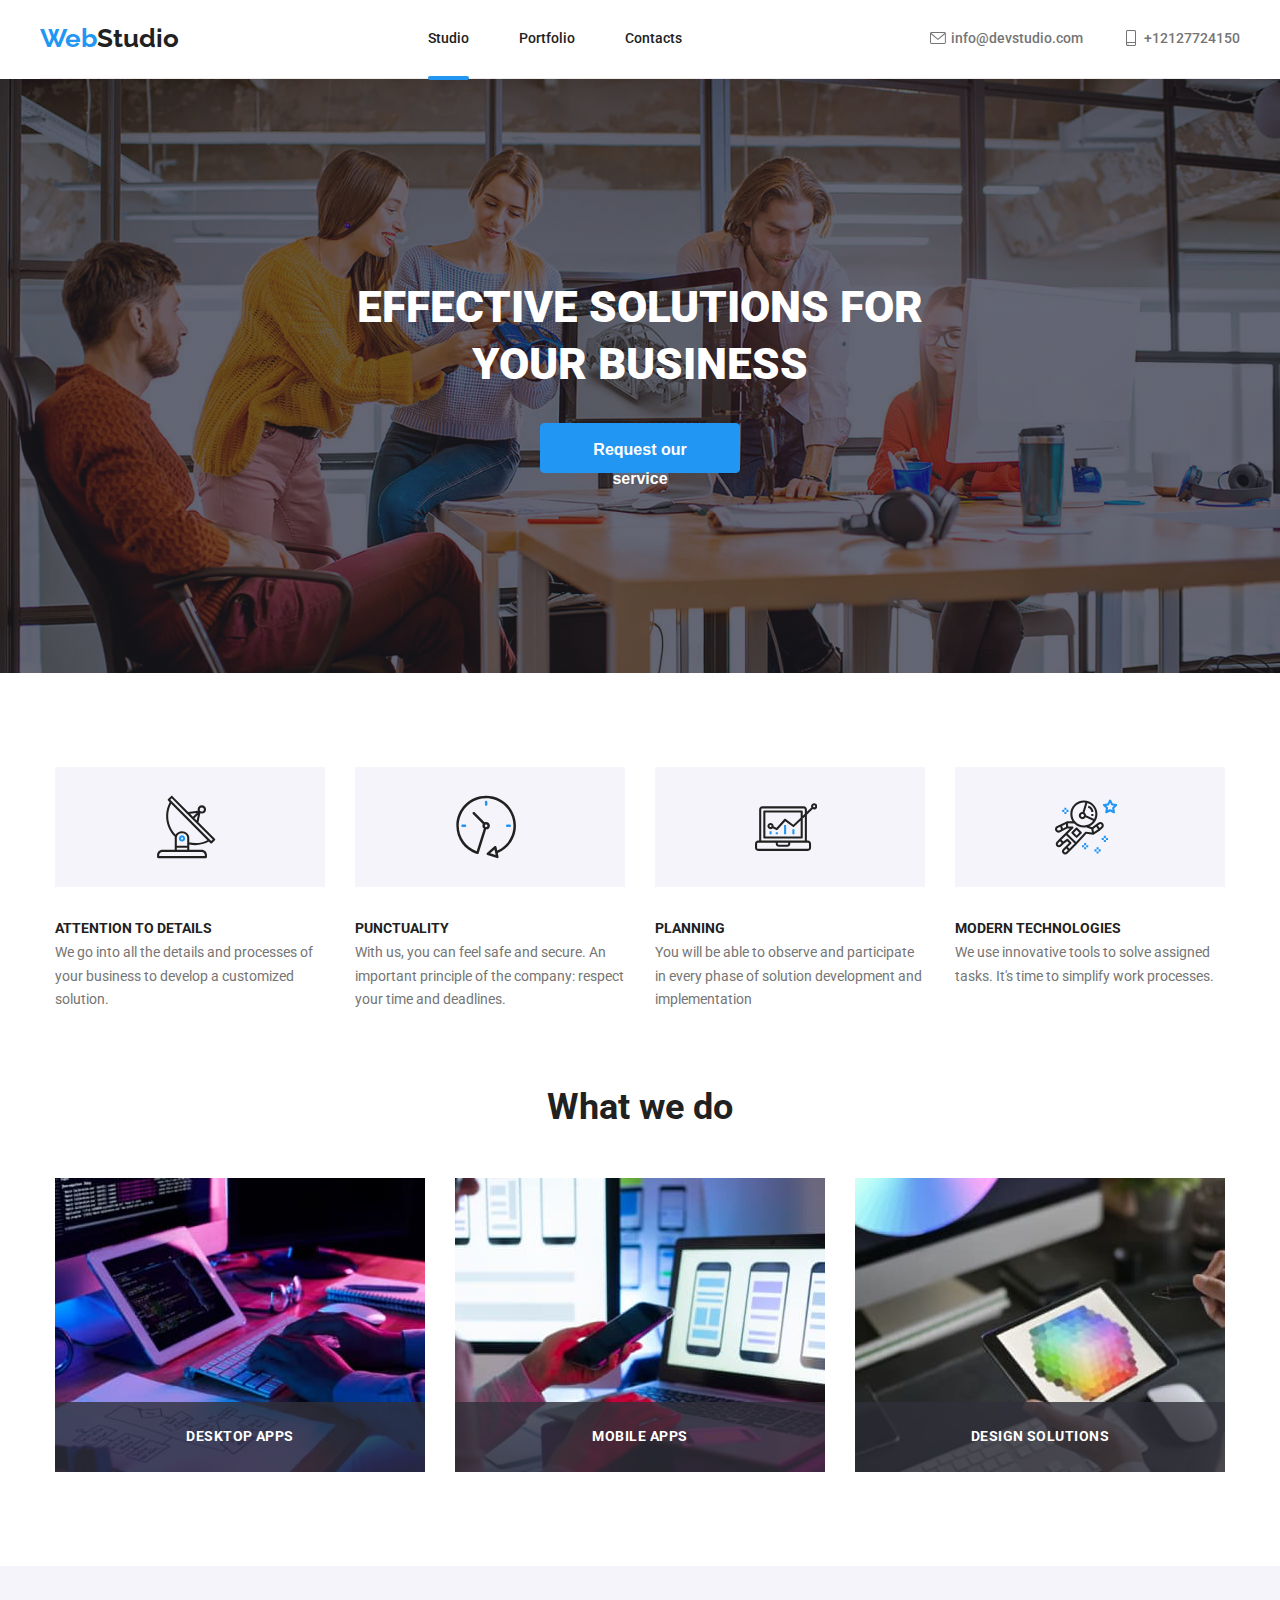
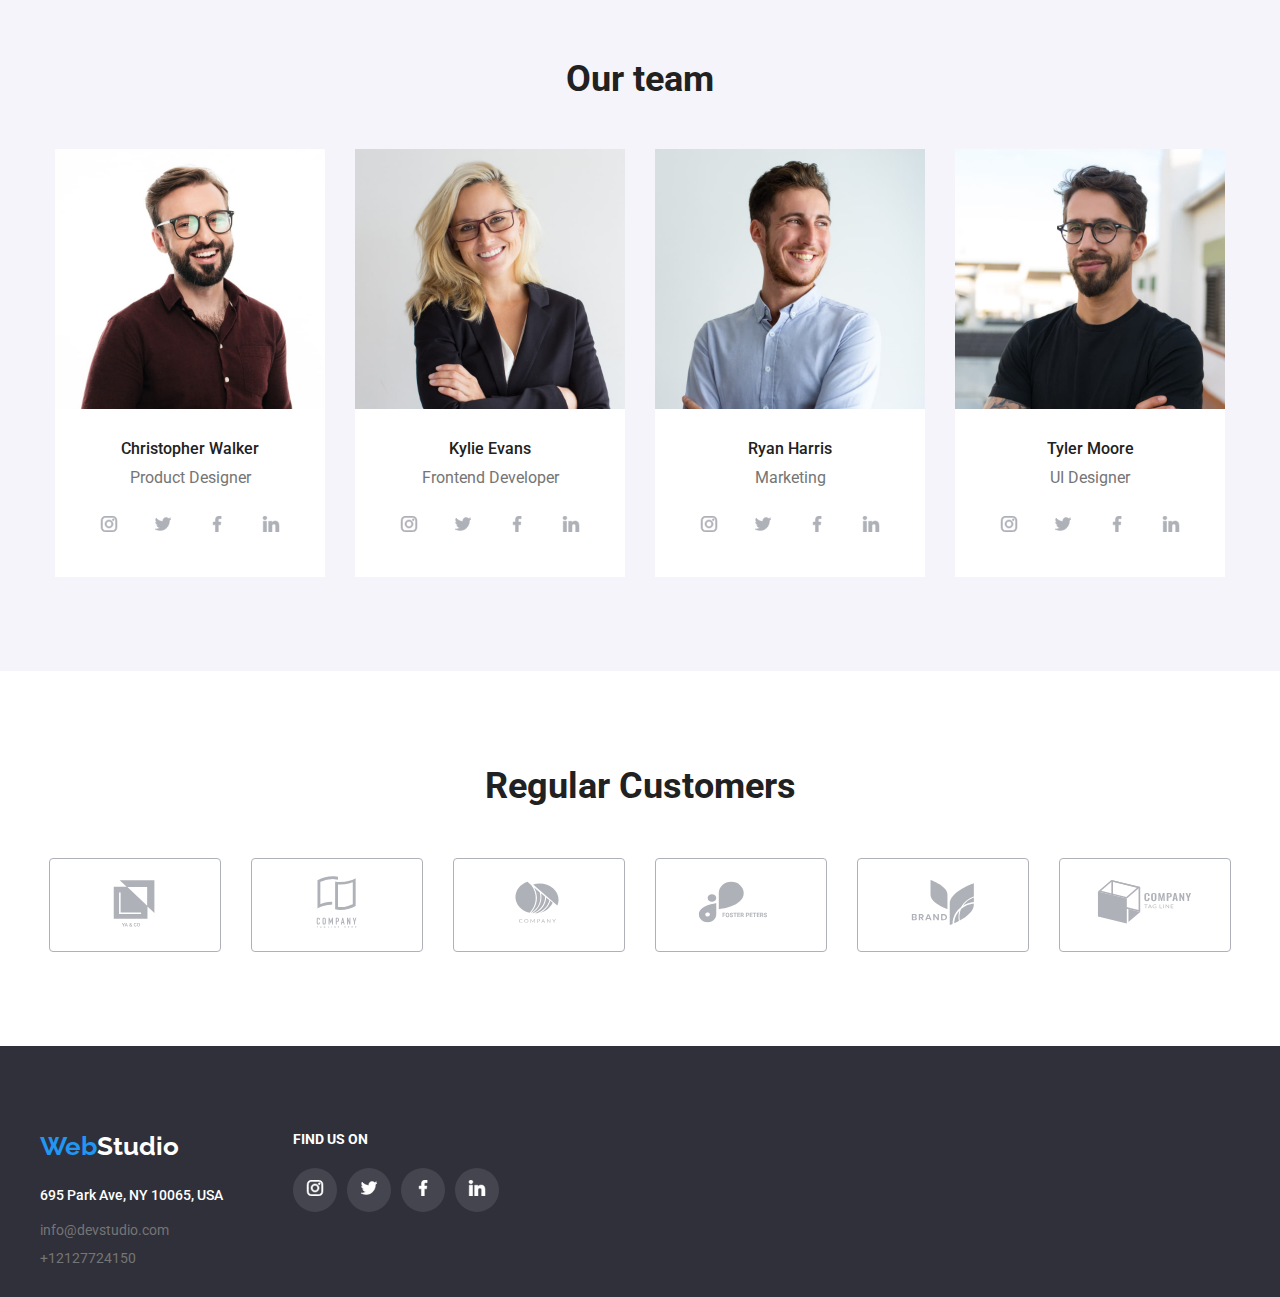
<file: index.html>
<!DOCTYPE html>
<html lang="en">

<head>
      <meta charset="UTF-8">
      <meta name="viewport" content="width=device-width, initial-scale=1.0">
      <title>Web Studio Homework Project v2</title>

      <link rel="stylesheet" href="https://cdnjs.cloudflare.com/ajax/libs/modern-normalize/2.0.0/modern-normalize.css"
            integrity="sha512-gA2Bvu0/hw4oj0Lp8ZHjK+o3S4BE5m8d/wNVy6ktKLhHKPpWLQwv9ixzuWirWOakoJqlBdePq2NhoCaUOQ5npQ=="
            crossorigin="anonymous" referrerpolicy="no-referrer" />
      <link rel="preconnect" href="https://fonts.gstatic.com" crossorigin>
      <link href="https://fonts.googleapis.com/css2?family=Raleway:ital,wght@0,100..900;1,100..900&family=Roboto:ital,wght@0,100;0,300;0,400;0,500;0,700;0,900;1,100;1,300;1,400;1,500;1,700;1,900&display=swap"
            rel="stylesheet">
      <link rel="stylesheet" href="./css/styles.css">
</head>

<body class="page-studio">

      <!-- Header section -->
      <header class="header">
            <div class="container">
                  <!--Logo-->
                  <div class="header__logo">
                        <p>
                              <a href="index.html">
                                    <b><span>Web</span>Studio</b>
                              </a>
                        </p>
                  </div>

                  <!-- Navigation bar-->
                  <nav class="header__navigation">
                        <a href="index.html" class="studio">Studio</a>
                        <a href="portfolio.html" class="portfolio">Portfolio</a>
                        <a href="contacts.html" class="contacts">Contacts</a>
                  </nav>

                  <!-- Info/contacts -->
                  <div class="header__contacts">
                        <div class="header__contacts-info">
                              <p class="header__contacts-info-item">
                                    <a href="emailto:info@devstudio.com">

                                          <svg class="icon">
                                                <use href="./img/icons/symbol-defs.svg#icon-email" />
                                          </svg>
                                          info@devstudio.com</a>
                              </p>

                              <p class="header__contacts-info-item">
                                    <a href="tel:+12127724150">
                                          <svg class="icon">
                                                <use href="./img/icons/symbol-defs.svg#icon-smartphone" />
                                          </svg>
                                          +12127724150</a>
                              </p>
                        </div>

                  </div>
            </div>
      </header>

      <!-- Main section -->
      <main>

            <!-- Hero section -->
            <section class="hero-section">
                  <div class="container">
                        <h1 class="hero__title">Effective solutions for <br>
                              your business</h1>
                        <button data-modal-open class="hero__button" type="button">Request our service</button>
                  </div>

            </section>


            <!-- What we do section -->
            <section class="whatwedo-section">
                  <div class="container">
                        <div class="whatwedo__skills">

                              <div class="whatwedo__skills-container">
                                    <p class="whatwedo__icon">
                                          <svg class="icon">
                                                <use href="./img/icons/symbol-defs.svg#icon-antenna" />
                                          </svg>
                                    </p>
                                    <p class="whatwedo__skills-item"><strong>ATTENTION TO DETAILS</strong><br>
                                          We go into all the details and processes of your business to
                                          develop a customized
                                          solution.
                                    </p>
                              </div>

                              <div class="whatwedo__skills-container">
                                    <p class="whatwedo__icon">
                                          <svg class=" icon">
                                                <use href="./img/icons/symbol-defs.svg#icon-clock" />
                                          </svg>
                                    </p>

                                    <p class="whatwedo__skills-item"><strong>PUNCTUALITY</strong><br>
                                          With us, you can feel safe and secure. An important principle of
                                          the company:
                                          respect your
                                          time and deadlines.
                                    </p>
                              </div>

                              <div class="whatwedo__skills-container">
                                    <p class="whatwedo__icon">
                                          <svg class="icon">
                                                <use href="./img/icons/symbol-defs.svg#icon-diagram" />
                                          </svg>
                                    </p>
                                    <p class="whatwedo__skills-item"><strong>PLANNING</strong><br>
                                          You will be able to observe and participate in every phase of
                                          solution development
                                          and
                                          implementation
                                    </p>
                              </div>

                              <div class="whatwedo__skills-container">
                                    <p class="whatwedo__icon">
                                          <svg class="icon">
                                                <use href="./img/icons/symbol-defs.svg#icon-astronaut" />
                                          </svg>
                                    </p>
                                    <p class="whatwedo__skills-item"><strong>MODERN TECHNOLOGIES</strong><br>
                                          We use innovative tools to solve assigned tasks. It's time to
                                          simplify work
                                          processes.
                                    </p>
                              </div>
                        </div>

                        <div class="whatwedo__visuals">
                              <h2 class="whatwedo__visuals-title">What we do</h2>
                              <div class="whatwedo__visuals-img-container">
                                    <div class="whatwedo__visuals-img-box">
                                          <div class="overlay-wwd">
                                                <p>
                                                      DESKTOP APPS
                                                </p>
                                          </div>
                                          <img class="whatwedo__visuals-img" src="./img/img-1.jpg"
                                                alt="typing on keyboard" width="370">
                                    </div>

                                    <div class="whatwedo__visuals-img-box">
                                          <div class="overlay-wwd">
                                                <p>
                                                      MOBILE APPS
                                                </p>
                                          </div>
                                          <img class="whatwedo__visuals-img" src="./img/img-2.jpg"
                                                alt="planning phone layout" width="370">
                                    </div>

                                    <div class="whatwedo__visuals-img-box">
                                          <div class="overlay-wwd">
                                                <p>
                                                      DESIGN SOLUTIONS
                                                </p>
                                          </div>
                                          <img class="whatwedo__visuals-img" src="./img/img-3.jpg" alt="colour plalette"
                                                width="370">
                                    </div>
                              </div>
                        </div>

                  </div>

            </section>

            <!-- Our team section -->
            <section class="team-section">
                  <div class="container">
                        <h2 class="team__title">Our team</h2>

                        <div class="team__container">


                              <!-- Container 1 -->
                              <div class="team__card">
                                    <img src="./img/img-Christopher-Walker.jpg" alt="Christopher Walker image"
                                          width="270">
                                    <p class="team__name">Christopher Walker</p>
                                    <p class="team__role">Product Designer</p>

                                    <ul class="team__socials">
                                          <li>
                                                <a href="">
                                                      <svg class="icon">
                                                            <use href="./img/icons/symbol-defs.svg#icon-instagram" />
                                                      </svg>
                                                </a>
                                          </li>

                                          <li>
                                                <a href="">
                                                      <svg class="icon">
                                                            <use href="./img/icons/symbol-defs.svg#icon-twitter" />
                                                      </svg>
                                                </a>
                                          </li>

                                          <li>
                                                <a href="">
                                                      <svg class="icon">
                                                            <use href="./img/icons/symbol-defs.svg#icon-facebook" />
                                                      </svg>
                                                </a>
                                          </li>

                                          <li>
                                                <a href="">
                                                      <svg class="icon">
                                                            <use href="./img/icons/symbol-defs.svg#icon-linkedin" />
                                                      </svg>
                                                </a>
                                          </li>

                                    </ul>

                              </div>

                              <!-- Container 2 -->
                              <div class="team__card">
                                    <img src="./img/img-Kylie-Evans.jpg" alt="Kylie Evans image" width="270">
                                    <p class="team__name">Kylie Evans</p>
                                    <p class="team__role">Frontend Developer</p>

                                    <ul class="team__socials">
                                          <li>
                                                <a href="">
                                                      <svg class="icon">
                                                            <use href="./img/icons/symbol-defs.svg#icon-instagram" />
                                                      </svg>
                                                </a>
                                          </li>

                                          <li>
                                                <a href="">
                                                      <svg class="icon">
                                                            <use href="./img/icons/symbol-defs.svg#icon-twitter" />
                                                      </svg>
                                                </a>
                                          </li>

                                          <li>
                                                <a href="">
                                                      <svg class="icon">
                                                            <use href="./img/icons/symbol-defs.svg#icon-facebook" />
                                                      </svg>
                                                </a>
                                          </li>

                                          <li>
                                                <a href="">
                                                      <svg class="icon">
                                                            <use href="./img/icons/symbol-defs.svg#icon-linkedin" />
                                                      </svg>
                                                </a>
                                          </li>

                                    </ul>

                              </div>

                              <!-- Container 3 -->
                              <div class="team__card">
                                    <img src="./img/img-Ryan-Harris.jpg" alt="Ryan Harris image" width="270">
                                    <p class="team__name">Ryan Harris</p>
                                    <p class="team__role">Marketing</p>

                                    <ul class="team__socials">
                                          <li>
                                                <a href="">
                                                      <svg class="icon">
                                                            <use href="./img/icons/symbol-defs.svg#icon-instagram" />
                                                      </svg>
                                                </a>
                                          </li>

                                          <li>
                                                <a href="">
                                                      <svg class="icon">
                                                            <use href="./img/icons/symbol-defs.svg#icon-twitter" />
                                                      </svg>
                                                </a>
                                          </li>

                                          <li>
                                                <a href="">
                                                      <svg class="icon">
                                                            <use href="./img/icons/symbol-defs.svg#icon-facebook" />
                                                      </svg>
                                                </a>
                                          </li>

                                          <li>
                                                <a href="">
                                                      <svg class="icon">
                                                            <use href="./img/icons/symbol-defs.svg#icon-linkedin" />
                                                      </svg>
                                                </a>
                                          </li>

                                    </ul>

                              </div>

                              <!-- Container 4 -->
                              <div class="team__card">
                                    <img src="./img/img-Tyler-Moore.jpg" alt="Tyler Moore image" width="270">
                                    <p class="team__name">Tyler Moore</p>
                                    <p class="team__role">UI Designer</p>

                                    <ul class="team__socials">
                                          <li>
                                                <a href="">
                                                      <svg class="icon">
                                                            <use href="./img/icons/symbol-defs.svg#icon-instagram" />
                                                      </svg>
                                                </a>
                                          </li>

                                          <li>
                                                <a href="">
                                                      <svg class="icon">
                                                            <use href="./img/icons/symbol-defs.svg#icon-twitter" />
                                                      </svg>
                                                </a>
                                          </li>

                                          <li>
                                                <a href="">
                                                      <svg class="icon">
                                                            <use href="./img/icons/symbol-defs.svg#icon-facebook" />
                                                      </svg>
                                                </a>
                                          </li>

                                          <li>
                                                <a href="">
                                                      <svg class="icon">
                                                            <use href="./img/icons/symbol-defs.svg#icon-linkedin" />
                                                      </svg>
                                                </a>
                                          </li>

                                    </ul>

                              </div>


                        </div>

                  </div>

            </section>

            <!-- Customers Section -->
            <section class="customers-section">
                  <div class="container">
                        <h2 class="customers__title">Regular Customers</h2>

                        <div class="customers__container">
                              <!-- Box1 -->
                              <ul class="customers__box">
                                    <li>
                                          <a href="">
                                                <svg class="icon">
                                                      <use href="./img/icons/symbol-defs.svg#icon-logo-1" />

                                                </svg>
                                          </a>
                                    </li>
                              </ul>

                              <!-- Box2 -->
                              <ul class="customers__box">
                                    <li>
                                          <a href="">
                                                <svg class="icon">
                                                      <use href="./img/icons/symbol-defs.svg#icon-logo-2" />

                                                </svg>
                                          </a>
                                    </li>
                              </ul>

                              <!-- Box3 -->
                              <ul class="customers__box">
                                    <li>
                                          <a href="">
                                                <svg class="icon">
                                                      <use href="./img/icons/symbol-defs.svg#icon-logo-3" />

                                                </svg>
                                          </a>
                                    </li>
                              </ul>

                              <!-- Box4 -->
                              <ul class="customers__box">
                                    <li>
                                          <a href="">
                                                <svg class="icon">
                                                      <use href="./img/icons/symbol-defs.svg#icon-logo-4" />

                                                </svg>
                                          </a>
                                    </li>
                              </ul>

                              <!-- Box5 -->
                              <ul class="customers__box">
                                    <li>
                                          <a href="">
                                                <svg class="icon">
                                                      <use href="./img/icons/symbol-defs.svg#icon-logo-5" />

                                                </svg>
                                          </a>
                                    </li>
                              </ul>

                              <!-- Box6 -->
                              <ul class="customers__box">
                                    <li>
                                          <a href="">
                                                <svg class="icon">
                                                      <use href="./img/icons/symbol-defs.svg#icon-logo-6" />

                                                </svg>
                                          </a>
                                    </li>
                              </ul>
                        </div>
                  </div>
            </section>

      </main>

      <!-- Footer Section -->

      <footer class=" footer">
            <div class="container">
                  <div class="contacts">
                        <div class="footer__logo">
                              <p>
                                    <a href="index.html">
                                          <b><span>Web</span>Studio</b>
                                    </a>
                              </p>
                        </div>

                        <div class="footer__contact">
                              <address class="footer__contact-address">
                                    <p class="footer__contact-item-1">
                                          695 Park Ave, NY 10065, USA
                                    </p>


                                    <p class="footer__contact-item-2">
                                          <a class="footer__contact-item-link"
                                                href="emailto:info@devstudio.com">info@devstudio.com</a>
                                    </p>

                                    <p class="footer__contact-item-2">
                                          <a class="footer__contact-item-link" href="tel:+12127724150">+12127724150</a>
                                    </p>
                              </address>
                        </div>
                  </div>

                  <div class="socials">
                        <h3 class="socials__title">FIND US ON</h3>

                        <ul class="footer__socials">
                              <li>
                                    <a href="">
                                          <svg class="icon">
                                                <use href="./img/icons/symbol-defs.svg#icon-instagram" />
                                          </svg>
                                    </a>
                              </li>

                              <li>
                                    <a href="">
                                          <svg class="icon">
                                                <use href="./img/icons/symbol-defs.svg#icon-twitter" />
                                          </svg>
                                    </a>
                              </li>

                              <li>
                                    <a href="">
                                          <svg class="icon">
                                                <use href="./img/icons/symbol-defs.svg#icon-facebook" />
                                          </svg>
                                    </a>
                              </li>

                              <li>
                                    <a href="">
                                          <svg class="icon">
                                                <use href="./img/icons/symbol-defs.svg#icon-linkedin" />
                                          </svg>
                                    </a>
                              </li>

                        </ul>


                  </div>

            </div>

      </footer>

      <div data-modal class="is-hidden">
            <div data-modal-content>
                  <h2>Modal Title</h2>
                  <p>Lorem ipsum dolor sit amet consectetur adipisicing elit.</p>
                  <button data-modal-close type="button">X</button>
            </div>

      </div>


      <script src="./modal.js"></script>
</body>

</html>
</file>
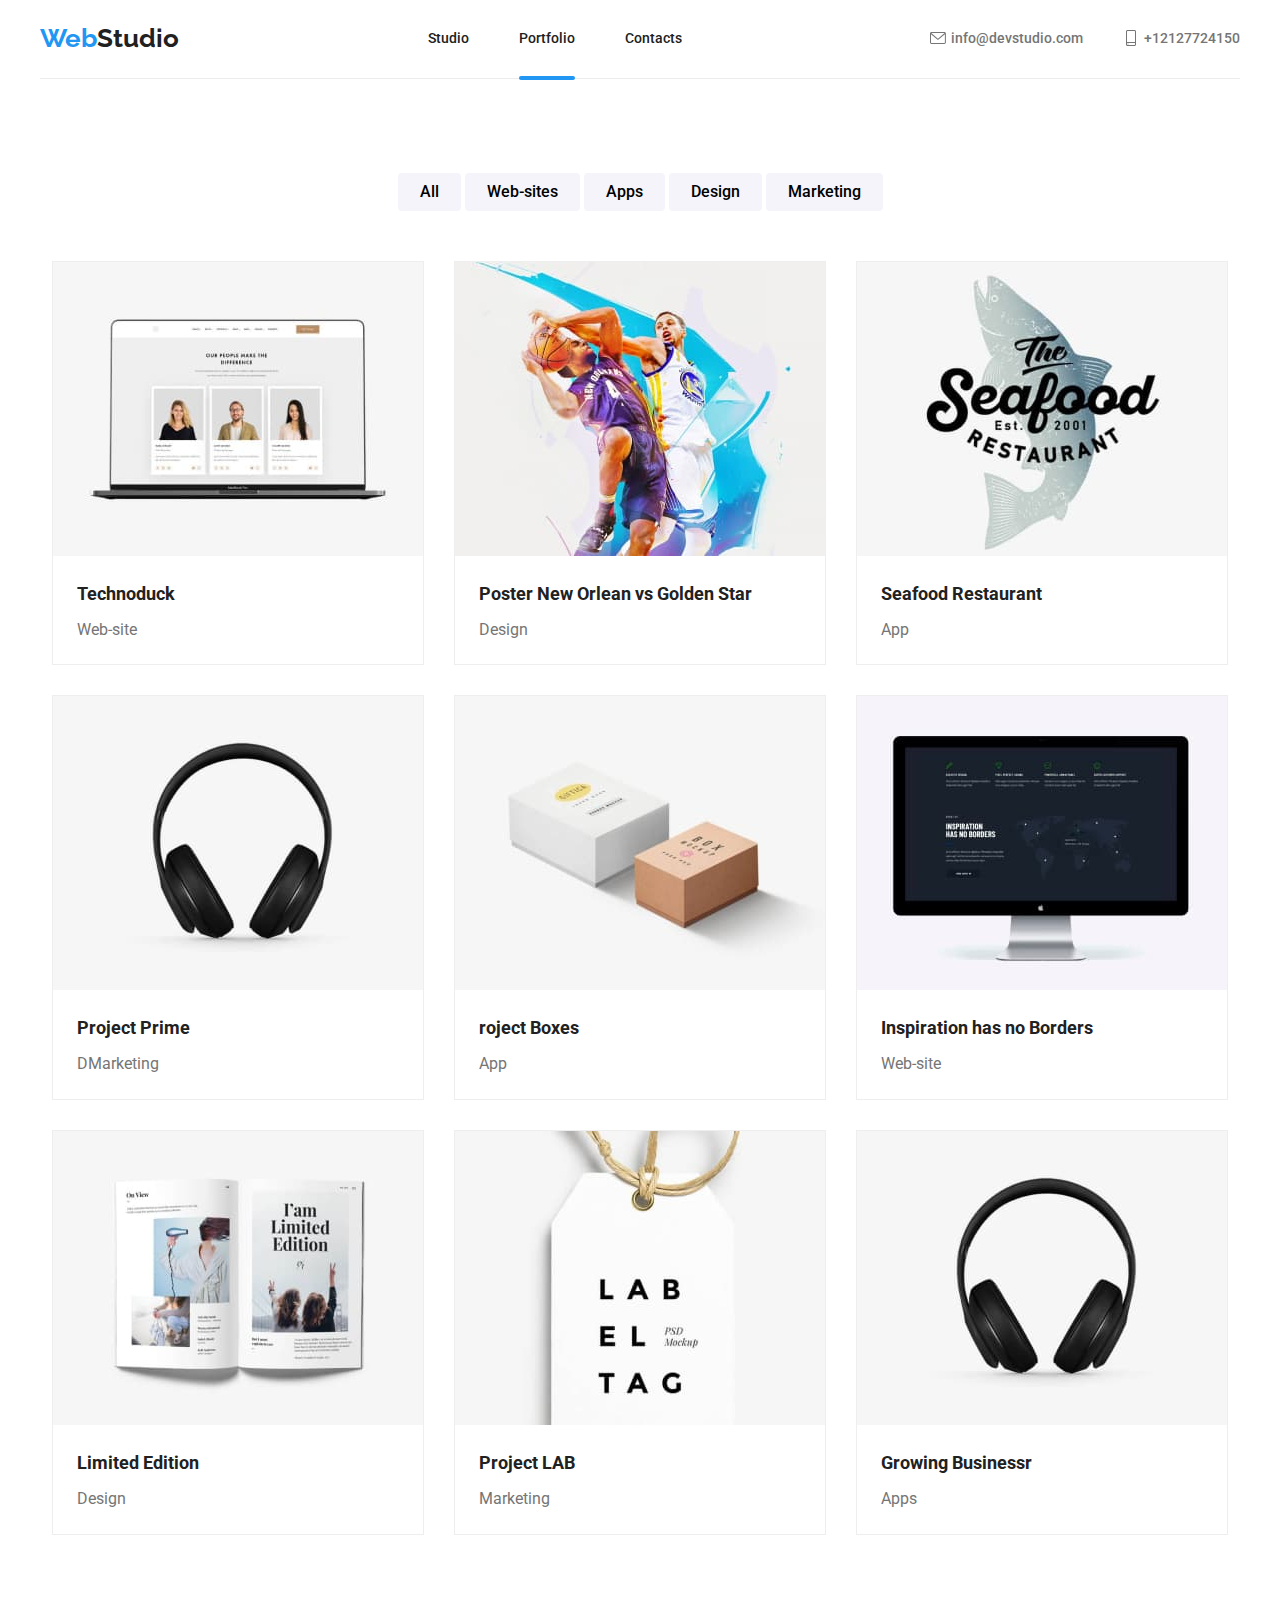
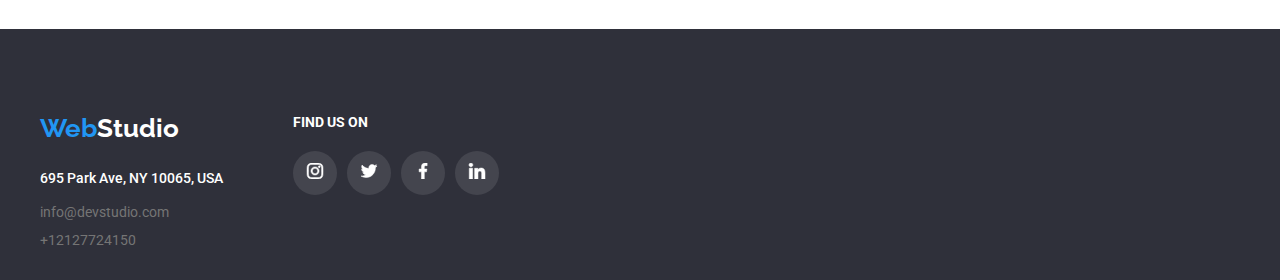
<file: portfolio.html>
<!DOCTYPE html>
<html lang="en">

<head>
      <meta charset="UTF-8">
      <meta name="viewport" content="width=device-width, initial-scale=1.0">
      <title>Portfolio</title>

      <link rel="stylesheet" href="https://cdnjs.cloudflare.com/ajax/libs/modern-normalize/2.0.0/modern-normalize.css"
            integrity="sha512-gA2Bvu0/hw4oj0Lp8ZHjK+o3S4BE5m8d/wNVy6ktKLhHKPpWLQwv9ixzuWirWOakoJqlBdePq2NhoCaUOQ5npQ=="
            crossorigin="anonymous" referrerpolicy="no-referrer" />
      <link rel="preconnect" href="https://fonts.gstatic.com" crossorigin>
      <link href="https://fonts.googleapis.com/css2?family=Raleway:ital,wght@0,100..900;1,100..900&family=Roboto:ital,wght@0,100;0,300;0,400;0,500;0,700;0,900;1,100;1,300;1,400;1,500;1,700;1,900&display=swap"
            rel="stylesheet">
      <link rel="stylesheet" href="./css/styles.css">
</head>

<body class="page-portfolio">

      <!-- Header section -->
      <header class="header">
            <div class="container">
                  <!--Logo-->
                  <div class="header__logo">
                        <p>
                              <a href="index.html">
                                    <b><span>Web</span>Studio</b>
                              </a>
                        </p>
                  </div>

                  <!-- Navigation bar-->
                  <nav class="header__navigation">
                        <a href="index.html" class="studio">Studio</a>
                        <a href="portfolio.html" class="portfolio">Portfolio</a>
                        <a href="contacts.html" class="contacts">Contacts</a>
                  </nav>

                  <!-- Info/contacts -->
                  <div class="header__contacts">
                        <div class="header__contacts-info">
                              <p class="header__contacts-info-item">
                                    <a href="emailto:info@devstudio.com">

                                          <svg class="icon">
                                                <use href="./img/icons/symbol-defs.svg#icon-email" />
                                          </svg>
                                          info@devstudio.com</a>
                              </p>

                              <p class="header__contacts-info-item">
                                    <a href="tel:+12127724150">
                                          <svg class="icon">
                                                <use href="./img/icons/symbol-defs.svg#icon-smartphone" />
                                          </svg>
                                          +12127724150</a>
                              </p>
                        </div>

                  </div>
            </div>
      </header>
      <!-- Main section -->
      <main>

            <!-- Filters section-->
            <div class="filters-section">
                  <div class="container">
                        <button type="button">All</button>
                        <button type="button">Web-sites</button>
                        <button type="button">Apps</button>
                        <button type="button">Design</button>
                        <button type="button">Marketing</button>

                  </div>
            </div>

            <!-- Portfolio section -->

            <div class="portfolio-section">
                  <div class="container">

                        <!-- container 1 -->
                        <div class="portfolio__container">
                              <div class="portfolio__image">
                                    <div class="overlay-portfolio">
                                          <p>
                                                Technoduck is a state-of-the-art coronavirus distribution platform.
                                                Companies use this platform for digital espionage and attacks on
                                                competitors' secure servers.
                                          </p>
                                    </div>
                                    <img src="./img/technoduck-image.jpeg" alt="website layout for laptop" width="370">
                              </div>
                              <p class="portfolio__container-title">Technoduck</p>
                              <p class="portfolio__container-type">Web-site</p>

                        </div>

                        <!-- container 2 -->
                        <div class="portfolio__container">
                              <div class="portfolio__image">
                                    <div class="overlay-portfolio">
                                          <p>
                                                Lorem ipsum dolor, sit amet consectetur adipisicing elit. Rem iure
                                                tempora cupiditate sint officia, illum, quam quae nobis aliquam hic
                                                assumenda vitae commodi quidem modi culpa alias, doloribus debitis
                                                sequi!
                                          </p>
                                    </div>
                                    <img src="./img/poster-basket-game-image.jpeg"
                                          alt="poster New Orlean vs Golden Star image" width="370">
                              </div>
                              <p class="portfolio__container-title">Poster New Orlean vs Golden Star</p>
                              <p class="portfolio__container-type">Design</p>

                        </div>

                        <!-- container 3 -->
                        <div class="portfolio__container">
                              <div class="portfolio__image">
                                    <div class="overlay-portfolio">
                                          <p>
                                                Lorem ipsum dolor, sit amet consectetur adipisicing elit. Rem iure
                                                tempora cupiditate sint officia, illum, quam quae nobis aliquam hic
                                                assumenda vitae commodi quidem modi culpa alias, doloribus debitis
                                                sequi!
                                          </p>
                                    </div>
                                    <img src="./img/seafood-restaurant-image.jpeg"
                                          alt="Seafood Restaurant app layout image" width="370">
                              </div>
                              <p class="portfolio__container-title">Seafood Restaurant</p>
                              <p class="portfolio__container-type">App</p>

                        </div>

                        <!-- container 4 -->
                        <div class="portfolio__container">
                              <div class="portfolio__image">
                                    <div class="overlay-portfolio">
                                          <p>
                                                Lorem ipsum dolor, sit amet consectetur adipisicing elit. Rem iure
                                                tempora cupiditate sint officia, illum, quam quae nobis aliquam hic
                                                assumenda vitae commodi quidem modi culpa alias, doloribus debitis
                                                sequi!
                                          </p>
                                    </div>
                                    <img src="./img/project-prime-image.jpeg" alt="Stereo Headset image" width="370">
                              </div>
                              <p class="portfolio__container-title">Project Prime</p>
                              <p class="portfolio__container-type">DMarketing</p>

                        </div>

                        <!-- container 5 -->
                        <div class="portfolio__container">
                              <div class="portfolio__image">
                                    <div class="overlay-portfolio">
                                          <p>
                                                Lorem ipsum dolor, sit amet consectetur adipisicing elit. Rem iure
                                                tempora cupiditate sint officia, illum, quam quae nobis aliquam hic
                                                assumenda vitae commodi quidem modi culpa alias, doloribus debitis
                                                sequi!
                                          </p>
                                    </div>
                                    <img src="./img/project-boxes-image.jpeg" alt="Project Boxes" width="370">
                              </div>
                              <p class="portfolio__container-title">roject Boxes</p>
                              <p class="portfolio__container-type">App</p>

                        </div>

                        <!-- container 6 -->
                        <div class="portfolio__container">
                              <div class="portfolio__image">
                                    <div class="overlay-portfolio">
                                          <p>
                                                Lorem ipsum dolor, sit amet consectetur adipisicing elit. Rem iure
                                                tempora cupiditate sint officia, illum, quam quae nobis aliquam hic
                                                assumenda vitae commodi quidem modi culpa alias, doloribus debitis
                                                sequi!
                                          </p>
                                    </div>
                                    <img src="./img/inspiration-has-no-borders-image.jpeg" alt="pple Mac Computer image"
                                          width="370">
                              </div>
                              <p class="portfolio__container-title">Inspiration has no Borders</p>
                              <p class="portfolio__container-type">Web-site</p>

                        </div>

                        <!-- container 7 -->
                        <div class="portfolio__container">
                              <div class="portfolio__image">
                                    <div class="overlay-portfolio">
                                          <p>
                                                Lorem ipsum dolor, sit amet consectetur adipisicing elit. Rem iure
                                                tempora cupiditate sint officia, illum, quam quae nobis aliquam hic
                                                assumenda vitae commodi quidem modi culpa alias, doloribus debitis
                                                sequi!
                                          </p>
                                    </div>
                                    <img src="./img/limited-edition-image.jpeg" alt="Tag image" width="370">
                              </div>
                              <p class="portfolio__container-title">Limited Edition</p>
                              <p class="portfolio__container-type">Design</p>

                        </div>

                        <!-- container 8 -->
                        <div class="portfolio__container">
                              <div class="portfolio__image">
                                    <div class="overlay-portfolio">
                                          <p>
                                                Lorem ipsum dolor, sit amet consectetur adipisicing elit. Rem iure
                                                tempora cupiditate sint officia, illum, quam quae nobis aliquam hic
                                                assumenda vitae commodi quidem modi culpa alias, doloribus debitis
                                                sequi!
                                          </p>
                                    </div>
                                    <img src="./img/project-lab-image.jpeg" alt="pworking with laptop image"
                                          width="370">
                              </div>
                              <p class="portfolio__container-title">Project LAB</p>
                              <p class="portfolio__container-type">Marketing</p>

                        </div>

                        <!-- container 9 -->
                        <div class="portfolio__container">
                              <div class="portfolio__image">
                                    <div class="overlay-portfolio">
                                          <p>
                                                Lorem ipsum dolor, sit amet consectetur adipisicing elit. Rem iure
                                                tempora cupiditate sint officia, illum, quam quae nobis aliquam hic
                                                assumenda vitae commodi quidem modi culpa alias, doloribus debitis
                                                sequi!
                                          </p>
                                    </div>
                                    <img src="./img/project-prime-image.jpeg"
                                          alt="poster New Orlean vs Golden Star image" width="370">
                              </div>
                              <p class="portfolio__container-title">Growing Businessr</p>
                              <p class="portfolio__container-type">Apps</p>

                        </div>
                  </div>

            </div>


      </main>

      <!-- Footer Section -->

      <footer class="footer">
            <div class="container">
                  <div class="contacts">
                        <div class="footer__logo">
                              <p>
                                    <a href="index.html">
                                          <b><span>Web</span>Studio</b>
                                    </a>
                              </p>
                        </div>

                        <div class="footer__contact">
                              <address class="footer__contact-address">
                                    <p class="footer__contact-item-1">
                                          695 Park Ave, NY 10065, USA
                                    </p>


                                    <p class="footer__contact-item-2">
                                          <a class="footer__contact-item-link"
                                                href="emailto:info@devstudio.com">info@devstudio.com</a>
                                    </p>

                                    <p class="footer__contact-item-2">
                                          <a class="footer__contact-item-link" href="tel:+12127724150">+12127724150</a>
                                    </p>
                              </address>
                        </div>
                  </div>

                  <div class="socials">
                        <h3 class="socials__title">FIND US ON</h3>

                        <ul class="footer__socials">
                              <li>
                                    <a href="">
                                          <svg class="icon">
                                                <use href="./img/icons/symbol-defs.svg#icon-instagram" />
                                          </svg>
                                    </a>
                              </li>

                              <li>
                                    <a href="">
                                          <svg class="icon">
                                                <use href="./img/icons/symbol-defs.svg#icon-twitter" />
                                          </svg>
                                    </a>
                              </li>

                              <li>
                                    <a href="">
                                          <svg class="icon">
                                                <use href="./img/icons/symbol-defs.svg#icon-facebook" />
                                          </svg>
                                    </a>
                              </li>

                              <li>
                                    <a href="">
                                          <svg class="icon">
                                                <use href="./img/icons/symbol-defs.svg#icon-linkedin" />
                                          </svg>
                                    </a>
                              </li>

                        </ul>


                  </div>

            </div>


      </footer>

</body>

</html>
</file>
<file: css/styles.css>
:root {
  --blue: #2196f3;
  --white: #ffffff;
  --black: #212121;
  --gray: #2f303a;
  --light-gray: #757575;
  --primary-font: 'Roboto', sans-serif;
  --logo-font: 'Raleway', sans-serif;
}

* {
  margin: 0;
  padding: 0;
}

img {
  display: block;
  max-width: 100%;
  height: auto;
}

html {
  box-sizing: border-box;
}

ul {
  list-style: none;
}

/* Body section */
body {
  font-family: 'Roboto', sans-serif;
  color: black;
}

/* Header section */

.header .container {
  display: flex;
  justify-content: space-between;
  align-items: center;
  padding-top: 24px;
  padding-bottom: 25px;
  border-bottom: 1px solid rgba(236, 236, 236, 1);
}

.header__logo {
  font-family: var(--logo-font);
  font-size: 26px;
  line-height: 1.1;
  color: var(--black);
  text-decoration: none;
  text-transform: none;
}

.header__logo a {
  text-decoration: none;
}

.header__logo span {
  color: var(--blue);
  text-decoration: none;
}

.header__logo b {
  color: var(--black);
}

.header__navigation {
  display: flex;
  gap: 50px;
}

.header__navigation a {
  font-size: 14px;
  font-weight: 500;
  line-height: 1.1;
  text-decoration: none;
  color: var(--black);
  position: relative;
  transition-timing-function: cubic-bezier(0.4, 0, 0.2, 1);
  transition-duration: 250ms;
}

.header__navigation a:hover {
  font-size: 14px;
  font-weight: 500;
  line-height: 1.1;
  text-decoration: none;
  color: var(--blue);
  transition-timing-function: cubic-bezier(0.4, 0, 0.2, 1);
  transition-duration: 250ms;
}

.header__navigation a:hover::after,
.header__navigation a:active::after {
  content: '';
  height: 4px;
  width: 100%;
  border-radius: 20px;
  position: absolute;
  top: 45px;
  left: 0;
  background-color: var(--blue);
}

.page-studio .header__navigation a.studio::after {
  content: '';
  height: 4px;
  width: 100%;
  border-radius: 20px;
  position: absolute;
  top: 45px;
  left: 0;
  background-color: var(--blue);
}

.page-portfolio .header__navigation a.portfolio::after {
  content: '';
  height: 4px;
  width: 100%;
  border-radius: 20px;
  position: absolute;
  top: 45px;
  left: 0;
  background-color: var(--blue);
}

.header__contacts-info {
  display: flex;
  justify-content: center;
  align-items: center;
  gap: 40px;
}

.header__contacts-info-item {
  display: flex;
  align-items: center;
}

.header__contacts-info-item a {
  display: flex;
  align-items: center;
  text-decoration: none;
  font-size: 14px;
  font-weight: 500;
  line-height: 1.1;
  text-decoration: none;
  color: var(--light-gray);
}

.header__contacts-info-item .icon {
  fill: rgba(117, 117, 117, 1);
  width: 16px;
  height: 16px;
  margin-right: 5px;
}

.header__contacts-info-item a:hover,
.header__contacts-info-item a:hover .icon {
  color: var(--blue);
  fill: var(--blue);
  transition-timing-function: cubic-bezier(0.4, 0, 0.2, 1);
  transition-duration: 250ms;
}

/* Hero section */

.hero-section {
  background-color: var(--gray);
  display: flex;
  background-image: linear-gradient(
      to top,
      rgba(47, 48, 58, 0.4),
      rgba(47, 48, 58, 0.4)
    ),
    url(../img/bg-image-hero.jpeg);
  background-size: cover;
  background-repeat: no-repeat;
  background-position: 50% 35%;
}

.hero-section .container {
  display: flex;
  flex-direction: column;
  align-content: center;
}

.hero__title {
  font-size: 44px;
  font-weight: 900;
  line-height: 1.3;
  text-align: center;
  text-transform: uppercase;
  color: var(--white);
  margin-top: 200px;
  margin-bottom: 30px;
}

.hero__button {
  font-size: 16px;
  font-weight: 700;
  line-height: 1.8;
  text-align: center;
  color: var(--white);
  background-color: var(--blue);
  text-decoration: none;
  border-radius: 4px;
  cursor: pointer;
  padding: 12px 24px;
  border: 1px solid;
  border-color: var(--blue);
  margin-bottom: 200px;
  width: 200px;
  height: 50px;
  align-self: center;
}

/* What we do section */

.whatwedo-section .container {
  display: flex;
  align-items: center;
  flex-direction: column;
}

.whatwedo__skills-container .icon {
  height: 70px;
  width: 62.32px;
}

.whatwedo__icon {
  background-color: rgba(245, 244, 250, 1);
  height: 120px;
  margin-bottom: 30px;
}

.whatwedo__icon .icon {
  margin-left: 100px;
  margin-top: 25px;
  margin-bottom: 25px;
}

.whatwedo__skills {
  height: 251px;
  display: flex;
  flex-direction: row;
  gap: 30px;
  margin-top: 94px;
  margin-bottom: 70px;
}

.whatwedo__skills-item {
  width: 270px;
  font-size: 14px;
  font-weight: 400;
  line-height: 1.7;
  color: var(--light-gray);
}

.whatwedo__skills-item strong {
  text-transform: capitalize;
  font-size: 14px;
  font-weight: 700;
  line-height: 1.1;
  color: var(--black);
}

.whatwedo__visuals {
  display: flex;
  flex-direction: column;
  align-items: center;
}

.whatwedo__visuals-title {
  font-size: 36px;
  font-weight: 700;
  line-height: 1.1;
  color: var(--black);
  text-align: center;
  margin-bottom: 50px;
}

.whatwedo__visuals-img-container {
  display: flex;
  gap: 30px;
  margin-bottom: 94px;
}

.whatwedo__visuals-img-box {
  position: relative;
}

.overlay-wwd {
  position: absolute;
  bottom: 0;
  left: 0;
  width: 100%;
  height: 70px;
  background-color: rgba(47, 48, 58, 0.8);
  display: flex;
  justify-content: center;
  align-items: center;
  color: var(--white);
  font-size: 14px;
  font-weight: 700;
  line-height: 1.2;
  letter-spacing: 0.48px;
}

/* Our Team section */

.team-section {
  background-color: #f5f4fa;
}

.team-section .container {
  display: flex;
  flex-direction: column;
  align-items: center;
}

.team__title {
  font-size: 36px;
  font-weight: 700;
  line-height: 1.1;
  color: var(--black);
  text-align: center;
  margin-top: 94px;
  margin-bottom: 50px;
}

.team__container {
  display: flex;
  align-items: center;
  gap: 30px;
}

.team__name {
  font-size: 16px;
  font-weight: 500;
  line-height: 1.2;
  color: var(--black);
  text-align: center;
  padding-top: 30px;
}

.team__role {
  font-size: 16px;
  font-weight: 400;
  line-height: 1.2;
  color: var(--light-gray);
  text-align: center;
  padding-bottom: 16px;
  padding-top: 10px;
}

.team__card {
  width: 270px;
  height: 428px;
  background-color: var(--white);
  margin-bottom: 94px;
}

.team__card:hover {
  box-shadow: 0px 2px 1px 0px rgba(0, 0, 0, 0.2),
    0px 1px 1px 0px rgba(0, 0, 0, 0.14), 0px 1px 3px 0px rgba(0, 0, 0, 0.12);
  transition-timing-function: cubic-bezier(0.4, 0, 0.2, 1);
  transition-duration: 250ms;
}

.team__socials {
  display: flex;
  justify-content: center;
  gap: 10px;
}

.team__socials .icon {
  fill: rgba(175, 177, 184, 1);
  stroke: rgba(175, 177, 184, 1);
  width: 20px;
  margin: 12px;
  justify-content: center;
  align-items: center;
}

.team__socials li {
  background-color: var(--white);
  border-radius: 50%;
}

.team__socials li:hover {
  background-color: var(--blue);
  transition-timing-function: cubic-bezier(0.4, 0, 0.2, 1);
  transition-duration: 250ms;
}

.team__socials li:hover .icon {
  fill: var(--white);
  stroke: var(--white);
  transition-timing-function: cubic-bezier(0.4, 0, 0.2, 1);
  transition-duration: 250ms;
}

/* Customers section style */

.customers-section .container {
  display: flex;
  flex-direction: column;
  align-items: center;
}

.customers__title {
  font-weight: 700;
  font-size: 36px;
  line-height: 1.2;
  text-align: center;
  color: var(--black);
  margin-top: 94px;
  margin-bottom: 50px;
}

.customers__container {
  display: flex;
  justify-content: center;
  gap: 30px;
  margin-bottom: 94px;
}

.customers__box {
  border: solid 1px rgba(175, 177, 184, 1);
  border-radius: 4px;
  width: 170px;
  height: 92px;
  display: flex;
  justify-content: center;
  align-items: center;
}

.customers__box .icon {
  width: 106px;
  height: 60px;
  fill: rgba(175, 177, 184, 1);
}

.customers__box li:hover .icon {
  fill: var(--blue);
  transition-timing-function: cubic-bezier(0.4, 0, 0.2, 1);
  transition-duration: 250ms;
}

.customers__box:hover {
  border: solid 1px var(--blue);
  transition-timing-function: cubic-bezier(0.4, 0, 0.2, 1);
  transition-duration: 250ms;
}

/* PORTFOLIO STYLE */

/* Filters section style */

.filters-section {
  text-align: center;
}

.filters-section button {
  font-size: 16px;
  font-weight: 500;
  line-height: 1.6;
  text-align: center;
  background-color: #f5f4fa;
  border-radius: 4px;
  cursor: pointer;
  border: none;
  height: 38px;
  border-radius: 4px;
  margin-bottom: 50px;
  margin-top: 94px;
  font-family: var(--primary-font);
  padding: 6px 22px 6px 22px;
}

.filters-section button:hover {
  background-color: var(--blue);
  color: var(--white);
  box-shadow: 0px 2px 2px 0px rgba(0, 0, 0, 0.12),
    0px 1px 2px 0px rgba(0, 0, 0, 0.08), 0px 3px 1px 0px rgba(0, 0, 0, 0.1);
  transition-timing-function: cubic-bezier(0.4, 0, 0.2, 1);
  transition-duration: 250ms;
}

.filters-section button:focus {
  background-color: var(--blue);
  color: var(--white);
  box-shadow: 0px 2px 2px 0px rgba(0, 0, 0, 0.12),
    0px 1px 2px 0px rgba(0, 0, 0, 0.08), 0px 3px 1px 0px rgba(0, 0, 0, 0.1);
  transition-timing-function: cubic-bezier(0.4, 0, 0.2, 1);
  transition-duration: 250ms;
}

/* Portfolio section */

.portfolio-section .container {
  display: flex;
  flex-wrap: wrap;
  justify-content: center;
  gap: 30px;
  margin-bottom: 94px;
}

.portfolio__container-title {
  font-size: 18px;
  font-weight: 700;
  line-height: 2;
  text-align: left;
  color: var(--black);
  text-decoration: none;
  padding-left: 24px;
  padding-top: 20px;
  padding-bottom: 4px;
}

.portfolio__container-type {
  font-size: 16px;
  font-weight: 400;
  line-height: 1.8;
  text-align: left;
  color: var(--light-gray);
  padding-left: 24px;
  margin-bottom: 20px;
}

.portfolio__container {
  border: 1px solid rgba(238, 238, 238, 1);
}

.portfolio__container:hover {
  box-shadow: 1px 4px 6px 0px rgba(0, 0, 0, 0.16),
    0px 4px 4px 0px rgba(0, 0, 0, 0.06), 0px 1px 1px 0px rgba(0, 0, 0, 0.12);
  cursor: pointer;
  transition-timing-function: cubic-bezier(0.4, 0, 0.2, 1);
  transition-duration: 250ms;
}

.portfolio__image {
  position: relative;
  overflow: hidden;
}

.overlay-portfolio {
  position: absolute;
  top: 0;
  left: 0;
  width: 100%;
  height: 100%;
  transform: translateY(100%);
  background-color: rgba(33, 150, 243, 0.9);
  color: var(--white);
  transition-timing-function: cubic-bezier(0.4, 0, 0.2, 1);
  transition-duration: 250ms;
  display: flex;
  justify-content: center;
  align-items: center;
  flex-direction: column;
  padding: 24px;
  font-weight: 400;
  font-size: 18px;
  line-height: 1.5;
}

.portfolio__container:hover .overlay-portfolio {
  transform: translateY(0);
  transition-timing-function: cubic-bezier(0.4, 0, 0.2, 1);
  transition-duration: 250ms;
}

/* Footer style */

.footer {
  background-color: var(--gray);
  font-family: var(--primary-font);
  text-transform: none;
}

.footer .container {
  display: flex;
  justify-content: flex-start;
  align-items: center;
  height: 251px;
}

.footer__logo {
  font-family: var(--logo-font);
  font-size: 26px;
  line-height: 1.1;
  color: var(--black);
  text-decoration: none;
  margin-top: 60px;
  margin-bottom: 28px;
}

.footer__logo a {
  text-decoration: none;
}

.footer__logo span {
  color: var(--blue);
  text-decoration: none;
}

.footer__logo b {
  color: var(--white);
  text-decoration: none;
}

.footer__contact {
  color: rgba(255, 255, 255, 1);
  font-family: var(--primary-font);
  text-decoration: none;
  margin-right: 70px;
}

.footer__contact-address {
  font-size: 14px;
  font-weight: 500;
  line-height: 1.1;
  text-decoration: none;
  font-style: normal;
}

.footer__contact-item-1 {
  margin-bottom: 12px;
}

.footer__contact-item-2 {
  font-size: 14px;
  font-weight: 400;
  line-height: 2;
}

.footer__contact-item-2 a {
  text-decoration: none;
  color: var(--light-gray);
}

.footer__contact-item-2 a:hover {
  font-size: 14px;
  font-weight: 400;
  line-height: 1.1;
  text-decoration: none;
  color: var(--blue);
  transition-timing-function: cubic-bezier(0.4, 0, 0.2, 1);
  transition-duration: 250ms;
}

/* Footer socials style */
.socials {
  display: flex;
  flex-direction: column;
  justify-content: center;
}

.socials__title {
  font-size: 14px;
  font-weight: 700;
  line-height: 1.2;
  color: var(--white);
  font-family: var(--primary-font);
  margin-bottom: 20px;
}

.footer__socials {
  display: flex;
  flex-direction: row;
  gap: 10px;
}

.footer__socials .icon {
  fill: rgba(255, 255, 255, 1);
  stroke: rgba(255, 255, 255, 1);
  width: 20px;
  margin: 12px;
}

.footer__socials li {
  background-color: rgba(255, 255, 255, 0.1);
  border-radius: 50%;
}

.footer__socials li:hover {
  background-color: var(--blue);
  transition-timing-function: cubic-bezier(0.4, 0, 0.2, 1);
  transition-duration: 250ms;
}

.footer__socials li:hover .icon {
  fill: var(--white);
  stroke: var(--white);
  width: 20px;
  transition-timing-function: cubic-bezier(0.4, 0, 0.2, 1);
  transition-duration: 250ms;
}

/* default style */

.container {
  width: 1200px;
  margin-left: auto;
  margin-right: auto;
}

.icon {
  width: 10px;
  height: 16px;
}

/* MODAL style*/

.is-hidden {
  opacity: 0;
  visibility: hidden;
  pointer-events: none;
}

[data-modal] {
  height: 100%;
  width: 100%;
  position: fixed;
  top: 0;
  left: 0;
  background-color: rgba(0, 0, 0, 0.5);
}

.is-hidden [data-modal-content] {
  transform: scale(0.5);
  transition: transform 0.5s ease;
}

[data-modal-content] {
  width: 528px;
  height: 581px;
  border-radius: 4px;
  background-color: var(--white);
  position: absolute;
  top: 20%;
  left: 35%;
  transform: scale(1);
  transition-duration: 1.5s;
  padding: 20px;
}
[data-modal-close] {
  position: absolute;
  top: 10px;
  right: 10px;
  cursor: pointer;
  font-size: 11px;
  border: 1px solid rgba(0, 0, 0, 0.1);
  border-radius: 50%;
  background-color: var(--white);
  padding: 6px;
}

/*.hero__button {
  font-size: 16px;
  font-weight: 700;
  line-height: 1.8;
  text-align: center;
  color: var(--white);
  background-color: var(--blue);
  text-decoration: none;
  border-radius: 4px;
  cursor: pointer;
  padding: 12px 24px;
  border: 1px solid;
  border-color: var(--blue);
  margin-bottom: 200px;
  width: 200px;
  height: 50px;
  align-self: center;
}*/
</file>
